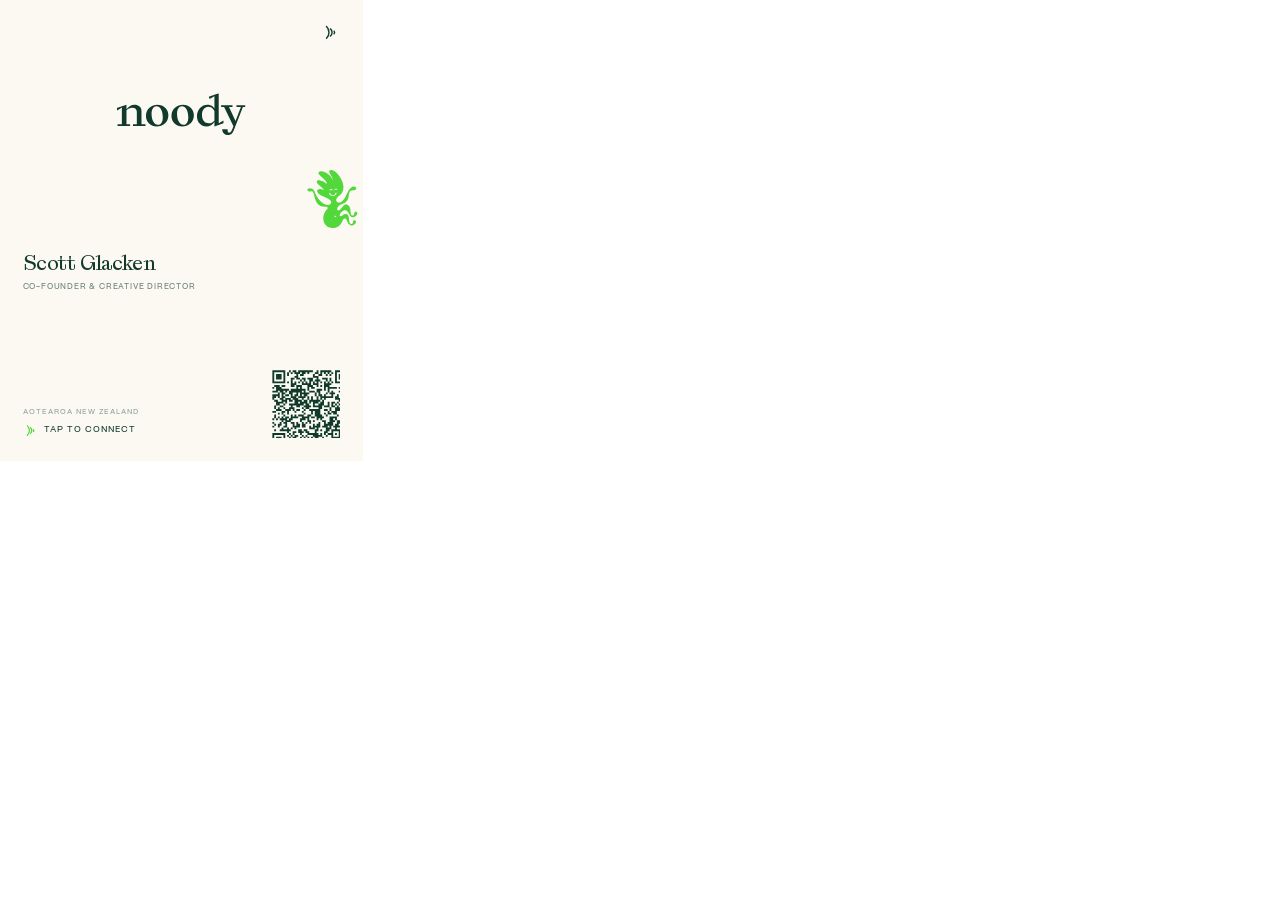
<file: tools/out/noody-card--code-and-coffee-00-github-io.html>
<!doctype html><meta charset="utf-8">
<style>
  @font-face { font-family:"Laica A"; src:url("../../assets/fonts/laica-a.woff2") format("woff2"); }
  @font-face { font-family:"PP Mori"; src:url("../../assets/fonts/pp-mori-medium.woff2") format("woff2"); font-weight:600; }
  @page { size: 96mm 61mm; margin: 0; }
  * { box-sizing: border-box; -webkit-print-color-adjust: exact; print-color-adjust: exact; }
  html, body { margin:0; padding:0; }
  .card {
    width:96mm; height:61mm; position:relative; overflow:hidden;
    background:#FBF9F2; color:#123A2C; page-break-after:always;
  }
  /* Everything sits inside the trim, with a further 3mm of safety. */
  .safe { position:absolute; inset:6mm; }

  .front .mark { position:absolute; left:50%; top:50%; transform:translate(-50%,-52%); width:34mm; }
  .front .mark svg { width:100%; height:auto; display:block; fill:#123A2C; }
  .front .peek { position:absolute; right:1mm; bottom:0; width:14mm; opacity:.92; }
  .front .peek svg { width:100%; height:auto; display:block; fill:#44D62C; }

  .nfc { position:absolute; right:0; top:0; width:5mm; height:5mm; }
  .nfc svg { width:100%; height:100%; display:block; }

  .back .name { font-family:"Laica A",serif; font-size:16pt; line-height:1; margin:0; letter-spacing:-.02em; }
  .back .role { font-family:"PP Mori",sans-serif; font-weight:600; font-size:6pt; letter-spacing:.1em;
                 text-transform:uppercase; margin:2.2mm 0 0; opacity:.62; }
  .back .tap { position:absolute; left:0; bottom:0; font-family:"PP Mori",sans-serif; font-weight:600;
                font-size:6.5pt; letter-spacing:.12em; text-transform:uppercase;
                display:flex; align-items:center; gap:1.6mm; }
  .back .tap .waves { width:4mm; height:4mm; }
  .back .tap .waves svg { stroke:#44D62C; }
  .back .origin { position:absolute; left:0; bottom:6mm; font-family:"PP Mori",sans-serif; font-weight:600;
                   font-size:5.5pt; letter-spacing:.14em; text-transform:uppercase; opacity:.45; }
  .back .qr { position:absolute; right:0; bottom:0; width:20mm; height:20mm; }
  .back .qr svg { width:100%; height:100%; display:block; }
</style>

<!-- FRONT -->
<div class="card front">
  <div class="safe">
    <div class="nfc"><svg viewBox="0 0 24 24" fill="none" stroke="#123A2C" stroke-width="1.8" stroke-linecap="round"><path d="M7 4.5a10.5 10.5 0 0 1 0 15"/><path d="M12 7.5a6 6 0 0 1 0 9"/><path d="M16.6 10.4a2.4 2.4 0 0 1 0 3.2"/></svg></div>
  </div>
  <div class="mark"><svg viewBox="0 0 994.05 324.82"><path d="m6.28,253.45v-12.78h33.21V111.77l-35.32,21.89L0,114.24l75.25-25.2v34.43c16.6-18.82,36.23-33.73,61.33-33.73,32.49,0,54.75,18.1,54.75,47.94v102.98h30.78v12.78h-96.71v-12.78h29.89v-97.3c0-18.82-13.9-31.26-34.93-31.26-18.83,0-32.93,7.46-45.1,19.18v109.37h27.74v12.78H6.28Zm809.79,25.92c0,33.02,26.31,45.46,44.77,45.46,21.04,0,35.07-12.43,43.93-35.16l71.25-183.23h18.04v-12.78h-67.88v12.78h34.32l-41.7,109.13-50.12-108.92,26.86-.2v-12.78h-88.09v12.78h23.12l71.99,149.86c-14.4,41.19-21.78,49.7-32.49,49.7-9.23,0-12.76-7.8-12.76-26.63m-457.85-109.37c0,55.4-43.19,87.35-89.7,87.35s-83.8-33.73-83.8-80.96c0-55.4,42.83-86.64,89.34-86.64s84.16,32.66,84.16,80.25Zm-43.28,13.48c-1.23-49.7-20.58-83.32-48.96-82.62-22.83.57-38.92,23.7-37.94,63.11,1.23,49.34,21.17,81.88,49.24,81.18,23.13-.57,38.64-22.28,37.66-61.68Zm469.48,28.35v20.76l-69.95,25.47v-35.85c-14.04,18.46-35.08,35.14-62.76,35.14-40.97,0-72.35-30.53-72.35-78.13,0-52.19,36.91-89.48,80.84-89.48,32.49,0,47.25,17.75,54.27,28.41V24.76l-37.71,20.65-6.21-17.5L788.74,0v232.59l36.91-20.76Zm-69.95-71.31c-4.44-11.71-18.79-34.8-47.15-34.8-31.43,0-49.19,28.77-49.19,61.43,0,42.26,19.47,65.7,53.64,65.7,14.69,0,31.42-7.81,42.7-20.24v-72.08Zm-159.02,29.48c0,55.4-43.19,87.35-89.7,87.35s-83.8-33.73-83.8-80.96c0-55.4,42.83-86.64,89.34-86.64s84.16,32.66,84.16,80.25Zm-43.28,13.48c-1.23-49.7-20.58-83.32-48.96-82.62-22.83.57-38.92,23.7-37.94,63.11,1.23,49.34,21.17,81.88,49.24,81.18,23.13-.57,38.64-22.28,37.66-61.68Z"/></svg></div>
  <div class="peek"><svg viewBox="126.98 283.46 508.96 598.22"><path fill-rule="nonzero" d="M 409.714844 754.367188 C 402.433594 755.105469 400.917969 749.628906 400.667969 747.359375 C 400.300781 744.066406 402.84375 741.527344 407.054688 744.875 C 408.054688 745.671875 408.921875 746.074219 410.117188 745.859375 C 411.234375 745.660156 411.972656 744.449219 413.105469 743.964844 C 414.710938 743.273438 417.855469 743.742188 418.246094 746.890625 C 418.582031 749.625 416.394531 753.691406 409.714844 754.367188 M 358.714844 543.035156 C 352.8125 537.949219 349.527344 531.65625 349.695312 525.761719 C 349.742188 524.15625 350.71875 522.839844 352.304688 522.238281 C 353.699219 521.703125 355.675781 521.773438 356.945312 523.121094 C 359.273438 525.59375 361.140625 528.609375 362.941406 531.527344 C 368.28125 540.167969 373.800781 549.097656 391.75 545.777344 C 402.800781 543.734375 405.042969 537.234375 407.023438 531.503906 C 408.285156 527.847656 409.476562 524.394531 412.695312 521.949219 C 414.925781 520.253906 416.957031 519.820312 418.417969 520.722656 C 420.492188 522.007812 421.339844 525.722656 420.53125 529.960938 C 418.894531 538.523438 410.929688 548.785156 393.480469 551.914062 C 380.796875 554.179688 367.800781 550.867188 358.714844 543.035156 M 352.699219 497.222656 C 353.253906 494.527344 355.878906 490.710938 361.574219 488.070312 C 364.652344 486.648438 367.417969 486.117188 369.789062 486.117188 C 373.894531 486.117188 376.816406 487.707031 378.117188 488.988281 C 382.289062 493.089844 381.179688 497.0625 380.03125 498.246094 C 379.492188 498.804688 378.230469 498.761719 377.289062 498.480469 C 376.011719 498.101562 374.960938 497.359375 373.84375 496.570312 C 372.347656 495.511719 370.796875 494.417969 368.664062 494.230469 C 365.152344 493.917969 361.050781 496.3125 358.917969 497.769531 C 358.738281 497.890625 358.515625 498.054688 358.253906 498.25 C 356.28125 499.722656 354.121094 501.074219 353.105469 499.941406 C 352.605469 499.382812 352.457031 498.390625 352.699219 497.222656 M 399.597656 494.246094 C 399.851562 492.851562 401.191406 489.214844 408.15625 485.578125 C 416.257812 481.34375 422.5625 484.332031 424.765625 486.503906 C 428.609375 490.28125 428.460938 493.914062 427.128906 495.289062 C 426.503906 495.9375 425.105469 495.613281 424.53125 495.441406 C 423.257812 495.0625 422.199219 494.363281 421.078125 493.625 C 419.550781 492.617188 417.976562 491.578125 415.84375 491.390625 C 411.914062 491.039062 407.320312 493.921875 406.011719 494.8125 C 405.835938 494.929688 405.613281 495.097656 405.355469 495.289062 C 403.378906 496.761719 401.226562 498.121094 400.199219 496.980469 C 399.613281 496.324219 399.398438 495.355469 399.597656 494.246094 M 472.089844 703.53125 C 486 691.789062 507.644531 682.253906 526.691406 700.914062 C 543.8125 717.695312 543.839844 745.140625 563.679688 753.921875 C 584.363281 763.074219 605.652344 755.136719 618.417969 728.457031 C 629.9375 704.382812 599.289062 693.523438 592.351562 717.9375 C 586.53125 738.425781 580.195312 743.996094 570.398438 740.738281 C 541.367188 731.089844 572.882812 667.382812 529.6875 639.363281 C 514.148438 629.285156 494.050781 636.648438 483.785156 648.707031 C 468.84375 666.257812 451.917969 698.644531 434.070312 690.910156 C 427.242188 687.949219 421.265625 672.132812 438.558594 651.273438 C 455.855469 630.414062 491.960938 636.550781 521.402344 599.433594 C 543.71875 571.304688 534.699219 529.1875 549.242188 509.929688 C 560.046875 495.617188 576.160156 498 590.128906 496.785156 C 616.996094 494.449219 612.632812 469.363281 598.890625 464.078125 C 576.109375 455.316406 549.535156 478.097656 534.054688 505.546875 C 511.238281 546.019531 496.371094 599.847656 456.882812 614.710938 C 432.601562 623.847656 385.78125 596.894531 449.035156 549.039062 C 480.878906 524.953125 505.1875 474.082031 469.625 399.007812 C 428.210938 311.597656 367.824219 289.457031 353.71875 307.480469 C 338.902344 326.414062 378.8125 361.203125 391.992188 407.84375 C 347.515625 320.898438 267.898438 302.171875 250.445312 322.648438 C 227.707031 349.320312 312.097656 377.742188 331.617188 438.667969 C 310.046875 416.355469 238.871094 382.644531 230.246094 412.019531 C 223.128906 436.25 273.742188 456.148438 302.933594 499.640625 C 254.542969 472.902344 231.351562 493.5 234.300781 508.507812 C 241.628906 545.859375 314.933594 555.980469 357.972656 591.539062 C 380.898438 610.480469 369.109375 637.960938 341.785156 638.414062 C 314.902344 638.863281 253.503906 624.4375 208.996094 510.089844 C 200.175781 487.433594 181.707031 479.398438 162.851562 479.414062 C 132.980469 479.445312 134.640625 509.300781 158.453125 509.414062 C 166.179688 509.449219 175.976562 504.71875 185.035156 507.683594 C 208.464844 515.351562 201.8125 580.347656 237.988281 627.769531 C 253.261719 647.785156 281.109375 657.785156 316.742188 656.414062 C 338.378906 655.582031 340.859375 669.84375 325.511719 685.742188 C 288.460938 724.113281 275.742188 806.480469 327.882812 844.320312 C 371.097656 875.679688 449.605469 864.585938 477.613281 792.453125 C 487.382812 767.28125 501.492188 764.566406 511.011719 772.382812 C 526.601562 785.183594 525.089844 832.269531 563.9375 836.03125 C 582.261719 837.804688 600.113281 826.628906 606.34375 808.65625 C 615.222656 783.03125 581.976562 776.636719 579.683594 800.328125 C 577.773438 820.035156 571.128906 823.371094 560.6875 821.734375 C 528.140625 816.621094 555.675781 737.582031 516.695312 726.496094 C 484.242188 717.265625 472.347656 754.390625 455.699219 745.320312 C 443.523438 738.6875 457.296875 716.015625 472.089844 703.53125 "/></svg></div>
</div>

<!-- BACK -->
<div class="card back">
  <div class="safe">
    <p class="name">Scott Glacken</p>
    <p class="role">Co-Founder &amp; Creative Director</p>
    <div class="origin">Aotearoa New Zealand</div>
    <div class="tap"><span class="waves"><svg viewBox="0 0 24 24" fill="none" stroke="#123A2C" stroke-width="1.8" stroke-linecap="round"><path d="M7 4.5a10.5 10.5 0 0 1 0 15"/><path d="M12 7.5a6 6 0 0 1 0 9"/><path d="M16.6 10.4a2.4 2.4 0 0 1 0 3.2"/></svg></span>Tap to connect</div>
    <div class="qr"><svg viewBox="0 0 410 410"><path transform="scale(10)" class="qrline" stroke="#123a2c" d="M4 4.5h7m2 0h1m1 0h2m1 0h8m2 0h1m1 0h6m2 0h7m-41 1h1m5 0h1m1 0h1m1 0h1m1 0h3m1 0h2m1 0h1m3 0h2m1 0h1m1 0h1m1 0h1m1 0h1m1 0h1m5 0h1m-41 1h1m1 0h3m1 0h1m1 0h1m4 0h1m1 0h2m5 0h1m2 0h2m2 0h1m1 0h1m2 0h1m1 0h3m1 0h1m-41 1h1m1 0h3m1 0h1m5 0h2m8 0h3m9 0h1m1 0h3m1 0h1m-41 1h1m1 0h3m1 0h1m3 0h2m1 0h2m1 0h2m1 0h3m2 0h1m2 0h3m1 0h1m2 0h1m1 0h3m1 0h1m-41 1h1m5 0h1m3 0h1m4 0h1m1 0h1m2 0h2m1 0h3m3 0h1m1 0h1m2 0h1m5 0h1m-41 1h7m1 0h1m1 0h1m1 0h1m1 0h1m1 0h1m1 0h1m1 0h1m1 0h1m1 0h1m1 0h1m1 0h1m1 0h1m1 0h1m1 0h7m-31 1h3m3 0h5m1 0h3m3 0h4m-31 1h3m1 0h2m3 0h2m1 0h3m3 0h3m2 0h1m1 0h1m1 0h3m7 0h2m-40 1h1m1 0h3m8 0h1m1 0h1m3 0h1m1 0h2m5 0h1m1 0h5m1 0h1m1 0h3m-39 1h7m1 0h8m1 0h1m4 0h3m1 0h1m1 0h1m7 0h2m-40 1h3m1 0h2m1 0h1m1 0h7m1 0h1m2 0h3m1 0h2m4 0h1m1 0h1m3 0h1m2 0h1m-37 1h1m1 0h2m2 0h2m2 0h1m1 0h5m3 0h1m1 0h1m3 0h1m1 0h3m3 0h3m-40 1h4m1 0h1m1 0h2m1 0h1m1 0h2m1 0h1m1 0h2m4 0h1m1 0h2m1 0h1m3 0h1m2 0h1m1 0h2m1 0h1m-41 1h2m1 0h1m1 0h2m3 0h3m1 0h4m1 0h1m1 0h1m2 0h1m1 0h7m1 0h2m1 0h4m-41 1h1m3 0h2m1 0h3m1 0h3m2 0h1m2 0h1m1 0h1m2 0h1m1 0h1m1 0h1m5 0h4m1 0h2m-40 1h2m2 0h3m1 0h2m1 0h4m1 0h2m1 0h6m1 0h1m8 0h1m2 0h2m-39 1h4m1 0h1m4 0h2m1 0h4m1 0h1m1 0h3m1 0h2m2 0h1m1 0h2m1 0h1m2 0h1m-37 1h2m2 0h1m2 0h8m1 0h2m2 0h1m2 0h3m2 0h1m1 0h1m1 0h1m1 0h3m-38 1h1m2 0h2m4 0h1m2 0h2m2 0h4m1 0h5m1 0h3m1 0h2m1 0h1m1 0h4m-40 1h1m1 0h1m2 0h1m2 0h3m4 0h1m1 0h2m5 0h2m4 0h1m2 0h6m-38 1h3m2 0h3m1 0h1m1 0h2m2 0h1m2 0h6m2 0h2m1 0h1m2 0h4m1 0h2m-41 1h2m3 0h2m1 0h1m3 0h1m3 0h1m4 0h1m1 0h3m4 0h1m1 0h3m2 0h3m-37 1h1m1 0h1m2 0h1m8 0h1m3 0h1m1 0h3m2 0h1m1 0h2m1 0h2m2 0h1m1 0h2m-40 1h1m4 0h1m3 0h1m1 0h1m1 0h3m2 0h2m2 0h4m2 0h1m5 0h1m1 0h2m1 0h1m-40 1h1m1 0h1m1 0h1m1 0h2m1 0h4m2 0h4m1 0h2m1 0h4m3 0h4m2 0h2m1 0h1m-41 1h1m1 0h1m1 0h4m1 0h2m4 0h3m1 0h1m4 0h1m1 0h1m4 0h2m1 0h1m2 0h1m1 0h2m-36 1h1m1 0h3m5 0h1m3 0h2m1 0h1m4 0h2m2 0h3m1 0h3m1 0h2m-41 1h1m3 0h1m1 0h2m2 0h2m1 0h1m2 0h1m1 0h1m1 0h1m4 0h1m2 0h1m1 0h3m2 0h3m-37 1h1m1 0h2m2 0h1m3 0h1m1 0h2m1 0h2m4 0h1m1 0h2m2 0h5m1 0h2m-36 1h1m2 0h1m2 0h2m3 0h4m1 0h2m2 0h1m1 0h4m1 0h3m1 0h1m1 0h4m1 0h1m-34 1h1m2 0h1m1 0h1m1 0h1m7 0h3m1 0h1m4 0h3m2 0h1m2 0h4m-40 1h1m2 0h6m4 0h2m1 0h2m4 0h2m1 0h1m2 0h2m1 0h8m-32 1h1m2 0h2m1 0h3m1 0h2m3 0h1m4 0h2m2 0h1m3 0h5m-41 1h7m2 0h1m1 0h1m3 0h1m3 0h6m1 0h1m1 0h1m1 0h3m1 0h1m1 0h2m1 0h1m-40 1h1m5 0h1m1 0h1m1 0h1m1 0h2m2 0h1m1 0h1m3 0h5m2 0h1m2 0h1m3 0h1m2 0h1m-40 1h1m1 0h3m1 0h1m2 0h1m1 0h2m2 0h1m1 0h1m1 0h1m1 0h1m1 0h2m2 0h1m4 0h5m1 0h2m-40 1h1m1 0h3m1 0h1m1 0h2m1 0h4m2 0h1m2 0h2m2 0h1m2 0h3m2 0h1m3 0h2m1 0h2m-41 1h1m1 0h3m1 0h1m1 0h1m1 0h1m1 0h3m3 0h1m1 0h2m2 0h3m1 0h1m1 0h1m4 0h1m4 0h1m-41 1h1m5 0h1m1 0h1m1 0h1m1 0h4m2 0h1m3 0h1m1 0h1m2 0h2m1 0h4m2 0h2m1 0h1m-40 1h7m3 0h1m1 0h2m1 0h4m3 0h1m2 0h2m3 0h1m1 0h1m4 0h1m1 0h1"/></svg></div>
  </div>
</div>
</file>
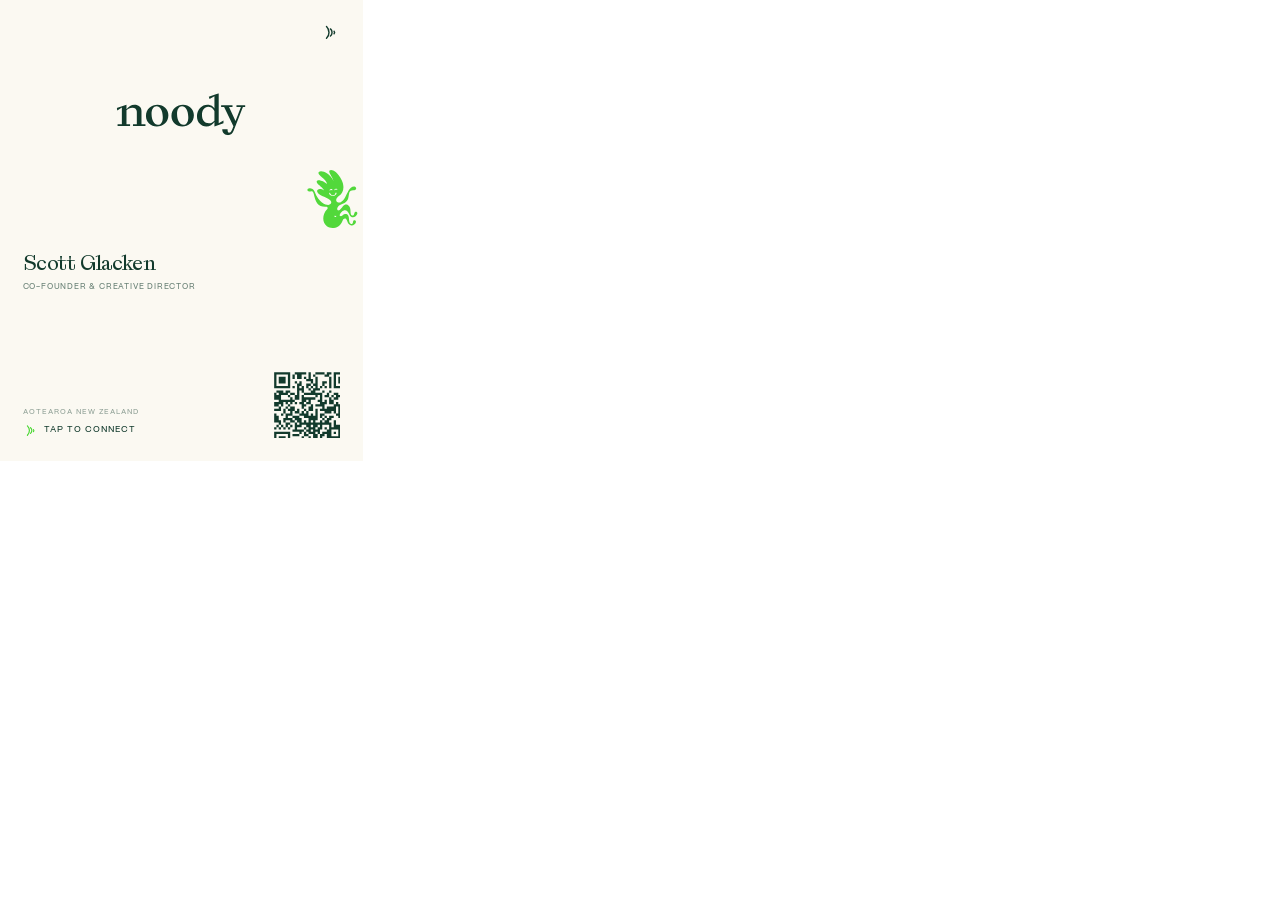
<file: tools/out/noody-card--scott-noody-co-nz.html>
<!doctype html><meta charset="utf-8">
<style>
  @font-face { font-family:"Laica A"; src:url("../../assets/fonts/laica-a.woff2") format("woff2"); }
  @font-face { font-family:"PP Mori"; src:url("../../assets/fonts/pp-mori-medium.woff2") format("woff2"); font-weight:600; }
  @page { size: 96mm 61mm; margin: 0; }
  * { box-sizing: border-box; -webkit-print-color-adjust: exact; print-color-adjust: exact; }
  html, body { margin:0; padding:0; }
  .card {
    width:96mm; height:61mm; position:relative; overflow:hidden;
    background:#FBF9F2; color:#123A2C; page-break-after:always;
  }
  /* Everything sits inside the trim, with a further 3mm of safety. */
  .safe { position:absolute; inset:6mm; }

  .front .mark { position:absolute; left:50%; top:50%; transform:translate(-50%,-52%); width:34mm; }
  .front .mark svg { width:100%; height:auto; display:block; fill:#123A2C; }
  .front .peek { position:absolute; right:1mm; bottom:0; width:14mm; opacity:.92; }
  .front .peek svg { width:100%; height:auto; display:block; fill:#44D62C; }

  .nfc { position:absolute; right:0; top:0; width:5mm; height:5mm; }
  .nfc svg { width:100%; height:100%; display:block; }

  .back .name { font-family:"Laica A",serif; font-size:16pt; line-height:1; margin:0; letter-spacing:-.02em; }
  .back .role { font-family:"PP Mori",sans-serif; font-weight:600; font-size:6pt; letter-spacing:.1em;
                 text-transform:uppercase; margin:2.2mm 0 0; opacity:.62; }
  .back .tap { position:absolute; left:0; bottom:0; font-family:"PP Mori",sans-serif; font-weight:600;
                font-size:6.5pt; letter-spacing:.12em; text-transform:uppercase;
                display:flex; align-items:center; gap:1.6mm; }
  .back .tap .waves { width:4mm; height:4mm; }
  .back .tap .waves svg { stroke:#44D62C; }
  .back .origin { position:absolute; left:0; bottom:6mm; font-family:"PP Mori",sans-serif; font-weight:600;
                   font-size:5.5pt; letter-spacing:.14em; text-transform:uppercase; opacity:.45; }
  .back .qr { position:absolute; right:0; bottom:0; width:20mm; height:20mm; }
  .back .qr svg { width:100%; height:100%; display:block; }
</style>

<!-- FRONT -->
<div class="card front">
  <div class="safe">
    <div class="nfc"><svg viewBox="0 0 24 24" fill="none" stroke="#123A2C" stroke-width="1.8" stroke-linecap="round"><path d="M7 4.5a10.5 10.5 0 0 1 0 15"/><path d="M12 7.5a6 6 0 0 1 0 9"/><path d="M16.6 10.4a2.4 2.4 0 0 1 0 3.2"/></svg></div>
  </div>
  <div class="mark"><svg viewBox="0 0 994.05 324.82"><path d="m6.28,253.45v-12.78h33.21V111.77l-35.32,21.89L0,114.24l75.25-25.2v34.43c16.6-18.82,36.23-33.73,61.33-33.73,32.49,0,54.75,18.1,54.75,47.94v102.98h30.78v12.78h-96.71v-12.78h29.89v-97.3c0-18.82-13.9-31.26-34.93-31.26-18.83,0-32.93,7.46-45.1,19.18v109.37h27.74v12.78H6.28Zm809.79,25.92c0,33.02,26.31,45.46,44.77,45.46,21.04,0,35.07-12.43,43.93-35.16l71.25-183.23h18.04v-12.78h-67.88v12.78h34.32l-41.7,109.13-50.12-108.92,26.86-.2v-12.78h-88.09v12.78h23.12l71.99,149.86c-14.4,41.19-21.78,49.7-32.49,49.7-9.23,0-12.76-7.8-12.76-26.63m-457.85-109.37c0,55.4-43.19,87.35-89.7,87.35s-83.8-33.73-83.8-80.96c0-55.4,42.83-86.64,89.34-86.64s84.16,32.66,84.16,80.25Zm-43.28,13.48c-1.23-49.7-20.58-83.32-48.96-82.62-22.83.57-38.92,23.7-37.94,63.11,1.23,49.34,21.17,81.88,49.24,81.18,23.13-.57,38.64-22.28,37.66-61.68Zm469.48,28.35v20.76l-69.95,25.47v-35.85c-14.04,18.46-35.08,35.14-62.76,35.14-40.97,0-72.35-30.53-72.35-78.13,0-52.19,36.91-89.48,80.84-89.48,32.49,0,47.25,17.75,54.27,28.41V24.76l-37.71,20.65-6.21-17.5L788.74,0v232.59l36.91-20.76Zm-69.95-71.31c-4.44-11.71-18.79-34.8-47.15-34.8-31.43,0-49.19,28.77-49.19,61.43,0,42.26,19.47,65.7,53.64,65.7,14.69,0,31.42-7.81,42.7-20.24v-72.08Zm-159.02,29.48c0,55.4-43.19,87.35-89.7,87.35s-83.8-33.73-83.8-80.96c0-55.4,42.83-86.64,89.34-86.64s84.16,32.66,84.16,80.25Zm-43.28,13.48c-1.23-49.7-20.58-83.32-48.96-82.62-22.83.57-38.92,23.7-37.94,63.11,1.23,49.34,21.17,81.88,49.24,81.18,23.13-.57,38.64-22.28,37.66-61.68Z"/></svg></div>
  <div class="peek"><svg viewBox="126.98 283.46 508.96 598.22"><path fill-rule="nonzero" d="M 409.714844 754.367188 C 402.433594 755.105469 400.917969 749.628906 400.667969 747.359375 C 400.300781 744.066406 402.84375 741.527344 407.054688 744.875 C 408.054688 745.671875 408.921875 746.074219 410.117188 745.859375 C 411.234375 745.660156 411.972656 744.449219 413.105469 743.964844 C 414.710938 743.273438 417.855469 743.742188 418.246094 746.890625 C 418.582031 749.625 416.394531 753.691406 409.714844 754.367188 M 358.714844 543.035156 C 352.8125 537.949219 349.527344 531.65625 349.695312 525.761719 C 349.742188 524.15625 350.71875 522.839844 352.304688 522.238281 C 353.699219 521.703125 355.675781 521.773438 356.945312 523.121094 C 359.273438 525.59375 361.140625 528.609375 362.941406 531.527344 C 368.28125 540.167969 373.800781 549.097656 391.75 545.777344 C 402.800781 543.734375 405.042969 537.234375 407.023438 531.503906 C 408.285156 527.847656 409.476562 524.394531 412.695312 521.949219 C 414.925781 520.253906 416.957031 519.820312 418.417969 520.722656 C 420.492188 522.007812 421.339844 525.722656 420.53125 529.960938 C 418.894531 538.523438 410.929688 548.785156 393.480469 551.914062 C 380.796875 554.179688 367.800781 550.867188 358.714844 543.035156 M 352.699219 497.222656 C 353.253906 494.527344 355.878906 490.710938 361.574219 488.070312 C 364.652344 486.648438 367.417969 486.117188 369.789062 486.117188 C 373.894531 486.117188 376.816406 487.707031 378.117188 488.988281 C 382.289062 493.089844 381.179688 497.0625 380.03125 498.246094 C 379.492188 498.804688 378.230469 498.761719 377.289062 498.480469 C 376.011719 498.101562 374.960938 497.359375 373.84375 496.570312 C 372.347656 495.511719 370.796875 494.417969 368.664062 494.230469 C 365.152344 493.917969 361.050781 496.3125 358.917969 497.769531 C 358.738281 497.890625 358.515625 498.054688 358.253906 498.25 C 356.28125 499.722656 354.121094 501.074219 353.105469 499.941406 C 352.605469 499.382812 352.457031 498.390625 352.699219 497.222656 M 399.597656 494.246094 C 399.851562 492.851562 401.191406 489.214844 408.15625 485.578125 C 416.257812 481.34375 422.5625 484.332031 424.765625 486.503906 C 428.609375 490.28125 428.460938 493.914062 427.128906 495.289062 C 426.503906 495.9375 425.105469 495.613281 424.53125 495.441406 C 423.257812 495.0625 422.199219 494.363281 421.078125 493.625 C 419.550781 492.617188 417.976562 491.578125 415.84375 491.390625 C 411.914062 491.039062 407.320312 493.921875 406.011719 494.8125 C 405.835938 494.929688 405.613281 495.097656 405.355469 495.289062 C 403.378906 496.761719 401.226562 498.121094 400.199219 496.980469 C 399.613281 496.324219 399.398438 495.355469 399.597656 494.246094 M 472.089844 703.53125 C 486 691.789062 507.644531 682.253906 526.691406 700.914062 C 543.8125 717.695312 543.839844 745.140625 563.679688 753.921875 C 584.363281 763.074219 605.652344 755.136719 618.417969 728.457031 C 629.9375 704.382812 599.289062 693.523438 592.351562 717.9375 C 586.53125 738.425781 580.195312 743.996094 570.398438 740.738281 C 541.367188 731.089844 572.882812 667.382812 529.6875 639.363281 C 514.148438 629.285156 494.050781 636.648438 483.785156 648.707031 C 468.84375 666.257812 451.917969 698.644531 434.070312 690.910156 C 427.242188 687.949219 421.265625 672.132812 438.558594 651.273438 C 455.855469 630.414062 491.960938 636.550781 521.402344 599.433594 C 543.71875 571.304688 534.699219 529.1875 549.242188 509.929688 C 560.046875 495.617188 576.160156 498 590.128906 496.785156 C 616.996094 494.449219 612.632812 469.363281 598.890625 464.078125 C 576.109375 455.316406 549.535156 478.097656 534.054688 505.546875 C 511.238281 546.019531 496.371094 599.847656 456.882812 614.710938 C 432.601562 623.847656 385.78125 596.894531 449.035156 549.039062 C 480.878906 524.953125 505.1875 474.082031 469.625 399.007812 C 428.210938 311.597656 367.824219 289.457031 353.71875 307.480469 C 338.902344 326.414062 378.8125 361.203125 391.992188 407.84375 C 347.515625 320.898438 267.898438 302.171875 250.445312 322.648438 C 227.707031 349.320312 312.097656 377.742188 331.617188 438.667969 C 310.046875 416.355469 238.871094 382.644531 230.246094 412.019531 C 223.128906 436.25 273.742188 456.148438 302.933594 499.640625 C 254.542969 472.902344 231.351562 493.5 234.300781 508.507812 C 241.628906 545.859375 314.933594 555.980469 357.972656 591.539062 C 380.898438 610.480469 369.109375 637.960938 341.785156 638.414062 C 314.902344 638.863281 253.503906 624.4375 208.996094 510.089844 C 200.175781 487.433594 181.707031 479.398438 162.851562 479.414062 C 132.980469 479.445312 134.640625 509.300781 158.453125 509.414062 C 166.179688 509.449219 175.976562 504.71875 185.035156 507.683594 C 208.464844 515.351562 201.8125 580.347656 237.988281 627.769531 C 253.261719 647.785156 281.109375 657.785156 316.742188 656.414062 C 338.378906 655.582031 340.859375 669.84375 325.511719 685.742188 C 288.460938 724.113281 275.742188 806.480469 327.882812 844.320312 C 371.097656 875.679688 449.605469 864.585938 477.613281 792.453125 C 487.382812 767.28125 501.492188 764.566406 511.011719 772.382812 C 526.601562 785.183594 525.089844 832.269531 563.9375 836.03125 C 582.261719 837.804688 600.113281 826.628906 606.34375 808.65625 C 615.222656 783.03125 581.976562 776.636719 579.683594 800.328125 C 577.773438 820.035156 571.128906 823.371094 560.6875 821.734375 C 528.140625 816.621094 555.675781 737.582031 516.695312 726.496094 C 484.242188 717.265625 472.347656 754.390625 455.699219 745.320312 C 443.523438 738.6875 457.296875 716.015625 472.089844 703.53125 "/></svg></div>
</div>

<!-- BACK -->
<div class="card back">
  <div class="safe">
    <p class="name">Scott Glacken</p>
    <p class="role">Co-Founder &amp; Creative Director</p>
    <div class="origin">Aotearoa New Zealand</div>
    <div class="tap"><span class="waves"><svg viewBox="0 0 24 24" fill="none" stroke="#123A2C" stroke-width="1.8" stroke-linecap="round"><path d="M7 4.5a10.5 10.5 0 0 1 0 15"/><path d="M12 7.5a6 6 0 0 1 0 9"/><path d="M16.6 10.4a2.4 2.4 0 0 1 0 3.2"/></svg></span>Tap to connect</div>
    <div class="qr"><svg viewBox="0 0 330 330"><path transform="scale(10)" class="qrline" stroke="#123a2c" d="M4 4.5h7m2 0h5m1 0h1m2 0h4m1 0h2m1 0h7m-33 1h1m5 0h1m1 0h1m1 0h2m3 0h1m1 0h1m4 0h2m2 0h1m5 0h1m-33 1h1m1 0h3m1 0h1m1 0h1m1 0h2m1 0h1m1 0h1m2 0h1m5 0h1m1 0h1m1 0h3m1 0h1m-33 1h1m1 0h3m1 0h1m7 0h3m1 0h1m5 0h1m1 0h1m1 0h3m1 0h1m-33 1h1m1 0h3m1 0h1m2 0h1m1 0h1m4 0h1m1 0h1m2 0h2m1 0h1m1 0h1m1 0h3m1 0h1m-33 1h1m5 0h1m3 0h2m2 0h2m1 0h2m2 0h1m2 0h1m1 0h1m5 0h1m-33 1h7m1 0h1m1 0h1m1 0h1m1 0h1m1 0h1m1 0h1m1 0h1m1 0h1m1 0h1m1 0h7m-23 1h3m2 0h1m1 0h3m-19 1h3m1 0h2m3 0h1m1 0h1m3 0h2m3 0h1m2 0h1m5 0h2m-32 1h1m1 0h4m1 0h2m1 0h1m2 0h8m2 0h1m2 0h2m1 0h2m1 0h1m-33 1h3m3 0h1m2 0h2m1 0h1m5 0h1m1 0h1m1 0h2m1 0h1m1 0h3m2 0h1m-33 1h3m4 0h1m1 0h2m1 0h6m2 0h1m3 0h1m1 0h2m1 0h1m1 0h2m-31 1h7m3 0h2m1 0h1m3 0h2m1 0h1m1 0h2m3 0h1m2 0h1m-33 1h4m1 0h1m1 0h1m1 0h1m1 0h2m1 0h2m4 0h3m1 0h2m1 0h1m2 0h2m-32 1h2m1 0h1m2 0h1m5 0h2m2 0h1m1 0h4m4 0h5m-29 1h1m2 0h1m1 0h2m3 0h1m2 0h2m4 0h1m1 0h4m1 0h1m1 0h1m-31 1h3m1 0h1m1 0h3m1 0h1m2 0h1m1 0h2m1 0h1m1 0h7m1 0h1m1 0h1m-27 1h1m2 0h1m1 0h2m1 0h1m1 0h1m3 0h1m3 0h3m1 0h1m1 0h2m2 0h1m-33 1h1m2 0h1m1 0h3m3 0h4m1 0h1m1 0h1m1 0h2m5 0h2m1 0h2m-32 1h2m3 0h1m2 0h3m2 0h6m1 0h1m1 0h1m1 0h2m2 0h1m-29 1h2m2 0h4m1 0h3m3 0h4m2 0h1m1 0h2m4 0h2m1 0h1m-33 1h3m1 0h1m2 0h2m1 0h2m1 0h1m1 0h1m1 0h1m2 0h1m1 0h2m2 0h1m2 0h1m2 0h1m-31 1h1m2 0h2m2 0h1m1 0h14m1 0h1m3 0h3m-32 1h1m1 0h1m1 0h1m1 0h1m1 0h3m2 0h2m1 0h2m1 0h1m3 0h1m1 0h4m1 0h1m-32 1h1m1 0h1m1 0h1m1 0h1m2 0h1m3 0h1m1 0h3m1 0h2m1 0h1m1 0h6m2 0h1m-25 1h5m1 0h2m1 0h3m3 0h2m3 0h2m-30 1h7m4 0h1m1 0h1m1 0h3m1 0h1m1 0h4m1 0h1m1 0h1m-29 1h1m5 0h1m1 0h3m2 0h2m2 0h2m1 0h2m1 0h2m3 0h3m1 0h1m-33 1h1m1 0h3m1 0h1m5 0h1m2 0h1m1 0h2m1 0h1m2 0h6m1 0h2m-32 1h1m1 0h3m1 0h1m1 0h2m3 0h2m1 0h1m2 0h1m1 0h4m2 0h1m1 0h1m1 0h2m-33 1h1m1 0h3m1 0h1m1 0h1m3 0h1m1 0h1m3 0h1m3 0h1m1 0h1m1 0h2m1 0h2m-31 1h1m5 0h1m1 0h1m5 0h2m2 0h1m1 0h1m1 0h1m1 0h2m1 0h2m3 0h1m-33 1h7m4 0h1m5 0h1m1 0h1m1 0h1m1 0h1m2 0h1m1 0h3"/></svg></div>
  </div>
</div>
</file>
